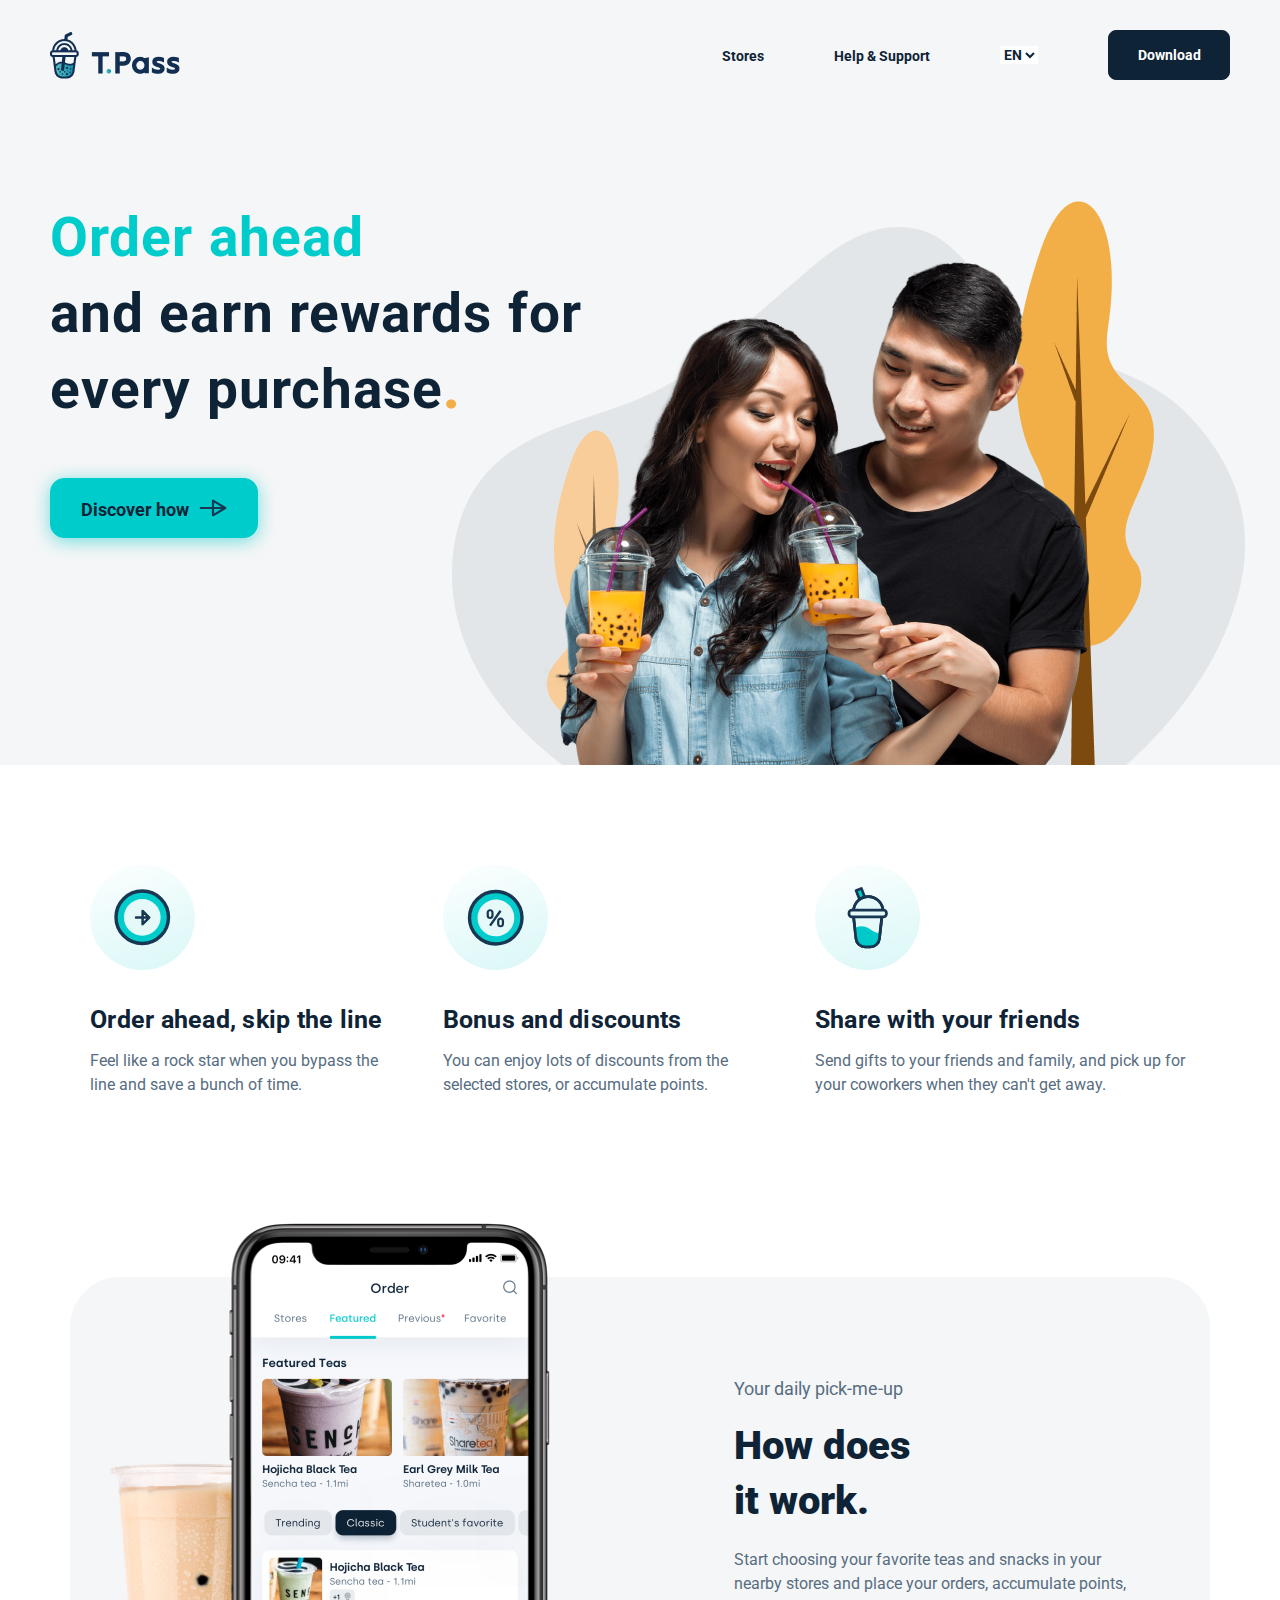
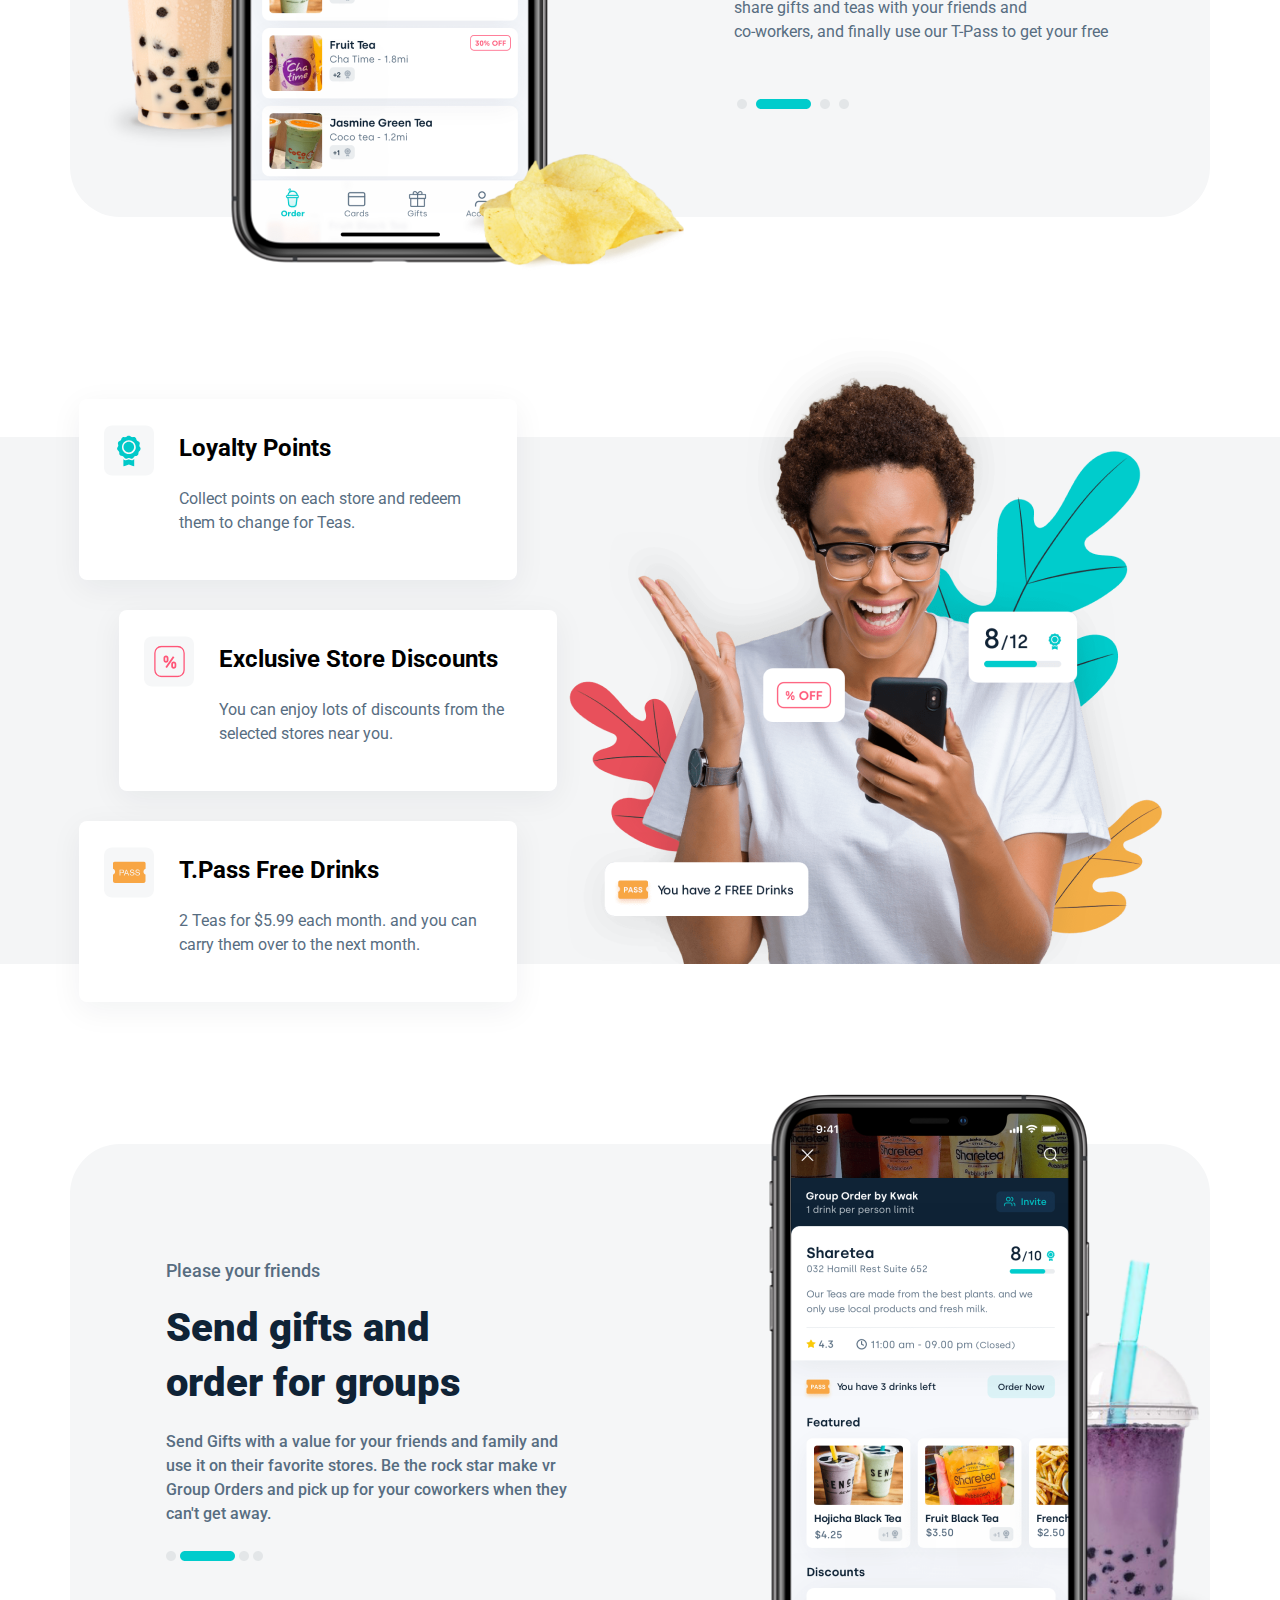
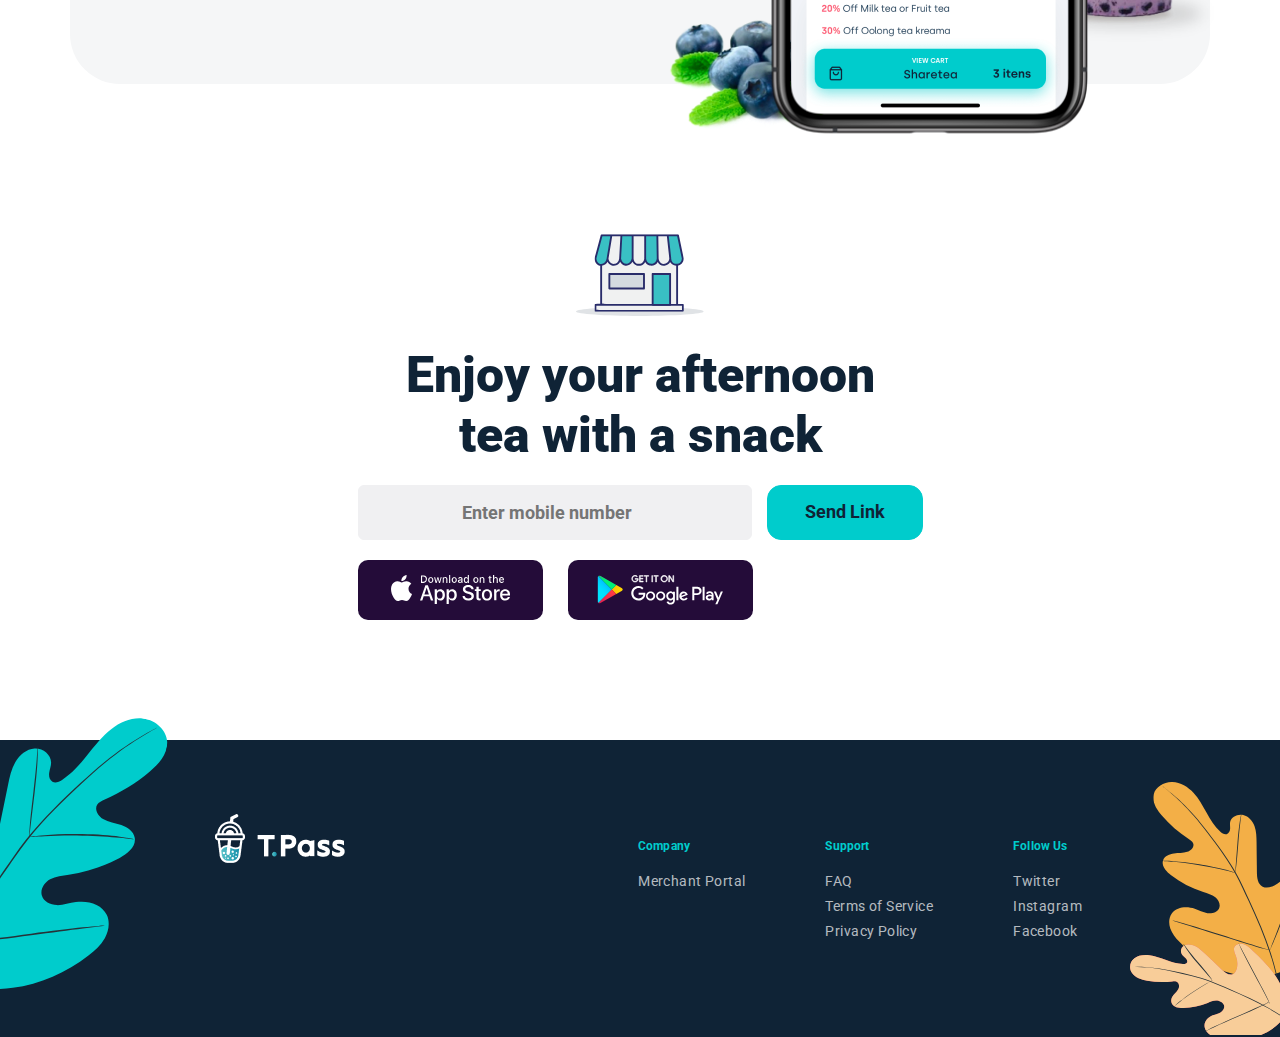
<file: index.html>
<!DOCTYPE html>
<html lang="en">
<head>
    <meta charset="UTF-8">
    <meta name="viewport" content="width=device-width, initial-scale=1.0">
    <title>TPass</title>
    <link rel="stylesheet" href="style.css">
</head>
<body>
    <header class="header">
        <div class="container">
            <img src="img/logo.png" alt="Logotip" class="header__logo">
            <nav class="header__nav">
                <div class="header__burger">
                    <span></span>
                    <span></span>
                    <span></span>
                </div>
                <ul class="header__list">
                    <li><a class="header__link" href="#!">Stores</a></li>
                    <li><a class="header__link" href="#!">Help & Support</a></li>
                    <select name="header__lang" id="header__lang" class="header__lang">
                        <option value="./index.html" selected>EN</option>
                        <option value="./index-ru.html">RU</option>
                    </select>
                    <a href="#promo__links" class="header__btn">Download</a>
                </ul>
            </nav>
        </div>
        <div class="header__main">
            <div class="header__content">
                <h1 class="header__title">
                    <span class="header__highlight">Order ahead</span> <br>
                    and earn rewards for<br>
                    every purchase<span class="header__dot">.</span>
                </h1>
                <a href="#!" class="header__btn2">Discover how <img src="img/svgimg/arrow.svg" alt="Arrow"></a>
            </div>
        </div>        
    </header>

    <main class="main">
        <section class="welcome">
            <div class="container">
                <div class="welcome__cards">
                    <ul class="welcome__item-list">
                        <li class="welcome__card">
                            <img src="img/svgimg/order.svg" alt="img" class="welcome__img">
                            <h2 class="welcome__title">Order ahead, skip the line</h2>
                            <p class="welcome__desc">Feel like a rock star when you bypass the line and save a bunch of time.</p>
                        </li>
                        <li class="welcome__card">
                            <img src="img/svgimg/bonus.svg" alt="img" class="welcome__img">
                            <h2 class="welcome__title">Bonus and discounts</h2>
                            <p class="welcome__desc">You can enjoy lots of discounts from the selected stores, or accumulate points.</p>
                        </li>
                        <li class="welcome__card">
                            <img src="img/svgimg/share.svg" alt="img" class="welcome__img">
                            <h2 class="welcome__title">Share with your friends</h2>
                            <p class="welcome__desc">Send gifts to your friends and family, and pick up for your coworkers when they can't get away.</p>
                        </li>
                    </ul>
                </div>
            </div>
        </section>

        <section class="how-it-works">
            <div class="container">
                <div class="how-it-works__card">
                    <img src="img/menu.png" alt="Menu" class="how-it-works__img">
                    <div class="how-it-works__text-wrapper">
                    <h4 class="how-it-works__subtitle">Your daily pick-me-up</h4>
                    <h2 class="how-it-works__title">How does <br> it work.</h2>
                    <p class="how-it-works__desc">Start choosing your favorite teas and snacks in your <br>
                    nearby stores and place your orders, accumulate points, <br>
                    share gifts and teas with your friends and <br>
                    co-workers, and finally use our T-Pass to get your free</p>
                    <div class="how-it-works__svgs">
                    <img src="img/svgimg/slider.svg" alt="svg" class="how-it-works__svg">
                    <img src="img/svgimg/slider2.svg" alt="svg" class="how-it-works__svg">
                    <img src="img/svgimg/slider.svg" alt="svg" class="how-it-works__svg">
                    <img src="img/svgimg/slider.svg" alt="svg" class="how-it-works__svg">
                    </div>
                    </div>
                </div>
            </div>
        </section>
        <section class="loyalty-program">
            <div class="container">
                <div class="loyalty-program__cards">
                    <ul class="loyalty-program__item-list">
                        <li class="loyalty-program__card">
                            <div class="loyalty-program__wrapper">
                            <img src="img/svgimg/points.svg" alt="svg" class="loyalty-program__svg">
                            <h2 class="loyalty-program__title">Loyalty Points</h2>
                            </div>
                            <p class="loyalty-program__desc">Collect points on each store and redeem <br> them to change for Teas.</p>
                        </li>
                        <li class="loyalty-program__card">
                            <div class="loyalty-program__wrapper">
                            <img src="img/svgimg/exclusive.svg" alt="svg" class="loyalty-program__svg">
                            <h2 class="loyalty-program__title">Exclusive Store Discounts</h2>
                            </div>
                            <p class="loyalty-program__desc">You can enjoy lots of discounts from the <br> selected stores near you.</p>
                        </li>
                        <li class="loyalty-program__card">
                            <div class="loyalty-program__wrapper">
                            <img src="img/svgimg/t.pass.svg" alt="svg" class="loyalty-program__svg">
                            <h2 class="loyalty-program__title">T.Pass Free Drinks</h2>
                            </div>
                            <p class="loyalty-program__desc">2 Teas for $5.99 each month. and you can <br> carry them over to the next month.</p>
                        </li>
                    </ul>
                    <img src="img/welcome2.png" alt="" class="loyalty-program__img">
                </div>
            </div>
        </section>

        <section class="gifts-and-orders">
            <div class="container">
                <div class="gifts-and-orders__card">
                    <div class="gifts-and-orders__text-wrapper">
                        <h3 class="gifts-and-orders__subtitle">Please your friends</h3>
                        <h2 class="gifts-and-orders__title">Send gifts and <br> order for groups</h2>
                        <p class="gifts-and-orders__desc">Send Gifts with a value for your friends and family and <br>
                            use it on their favorite stores. Be the rock star make vr <br>
                            Group Orders and pick up for your coworkers when they <br>
                            can't get away.</p>
                            <div class="gifts-and-orders__svgs">
                            <img src="img/svgimg/slider.svg" alt="" class="gifts-and-orders__svg">
                            <img src="img/svgimg/slider2.svg" alt="" class="gifts-and-orders__svg">
                            <img src="img/svgimg/slider.svg" alt="" class="gifts-and-orders__svg">
                            <img src="img/svgimg/slider.svg" alt="" class="gifts-and-orders__svg">
                            </div>
                        </div>
                        <img src="img/menu2.png" alt="" class="gifts-and-orders__img">
                </div>
            </div>
        </section>

        <section class="promo" id="promo__links">
            <div class="container">
                <div class="promo__content">
                <img src="img/svgimg/promo.svg" alt="promo" class="promo__svg">
                <h2 class="promo__title">Enjoy your afternoon <br> tea with a snack</h2>
                <div class="promo__form">
                <input class="promo__input" type="number" id="textInput" placeholder="Enter mobile number">
                <a href="#!" class="promo_btn" id="promoLink">Send Link</a>
                </div>
                <div class="promo__links">
                    <a href="https://apps.apple.com/us/app/tpass-for-merchant/id1509858984" class="promo__app_store-link"> <img src="img/svgimg/app store.svg" alt="app_store" class="app_store-svg"></a>
                    <a href="https://play.google.com/store/apps/details?id=com.sherpashare.tpass&hl=en_US" class="promo__google_play-link"> <img src="img/svgimg/google play.svg" alt="google_play" class="google_play-svg"></a>
                </div>
            </div>
        </div>
    </section>
</main>

<footer class="footer">
    <div class="container">
    <img src="img/svgimg/petal.svg" alt="decor" class="footer__decor">
    <img src="img/footer__logo.png" alt="logo" class="footer__logo">
    <nav class="footer__nav">
        <ul class="footer__list">
            <li class="footer__list-title footer__menu">
                <a href="#!" class="footer__title">Company</a>
                <ul class="footer__inner-list">
                    <li class="footer_item-list"><a href="#!">Merchant Portal</a></li>
                </ul>
            </li>
            <li class="footer__list-title footer__menu">
                <a href="#!" class="footer__title">Support</a>
                <ul class="footer__inner-list">
                    <li class="footer_item-list"><a href="#!">FAQ</a></li>
                    <li class="footer_item-list"><a href="#!">Terms of Service</a></li>
                    <li class="footer_item-list"><a href="#!">Privacy Policy</a></li>
                </ul>
            </li>
            <li class="footer__list-title footer__menu">
                <a href="#!" class="footer__title">Follow Us</a>
                <ul class="footer__inner-list">
                    <li class="footer_item-list"><a href="#!">Twitter</a></li>
                    <li class="footer_item-list"><a href="#!">Instagram</a></li>
                    <li class="footer_item-list"><a href="#!">Facebook</a></li>
                </ul>
            </li>
        </ul>
    </nav>
    <img src="img/svgimg/petal2.svg" alt="" class="footer__decor2">
</div>
</footer>

    <script src="https://code.jquery.com/jquery-3.6.3.js"></script>
    <script src="js/script.js"></script>
</body>
</html>
<!--
Company
Support
Follow Us
Merchant Portal
FAQ
Twitter
Terms of Service
Instagram
Privacy Policy
Facebook
-->
</file>
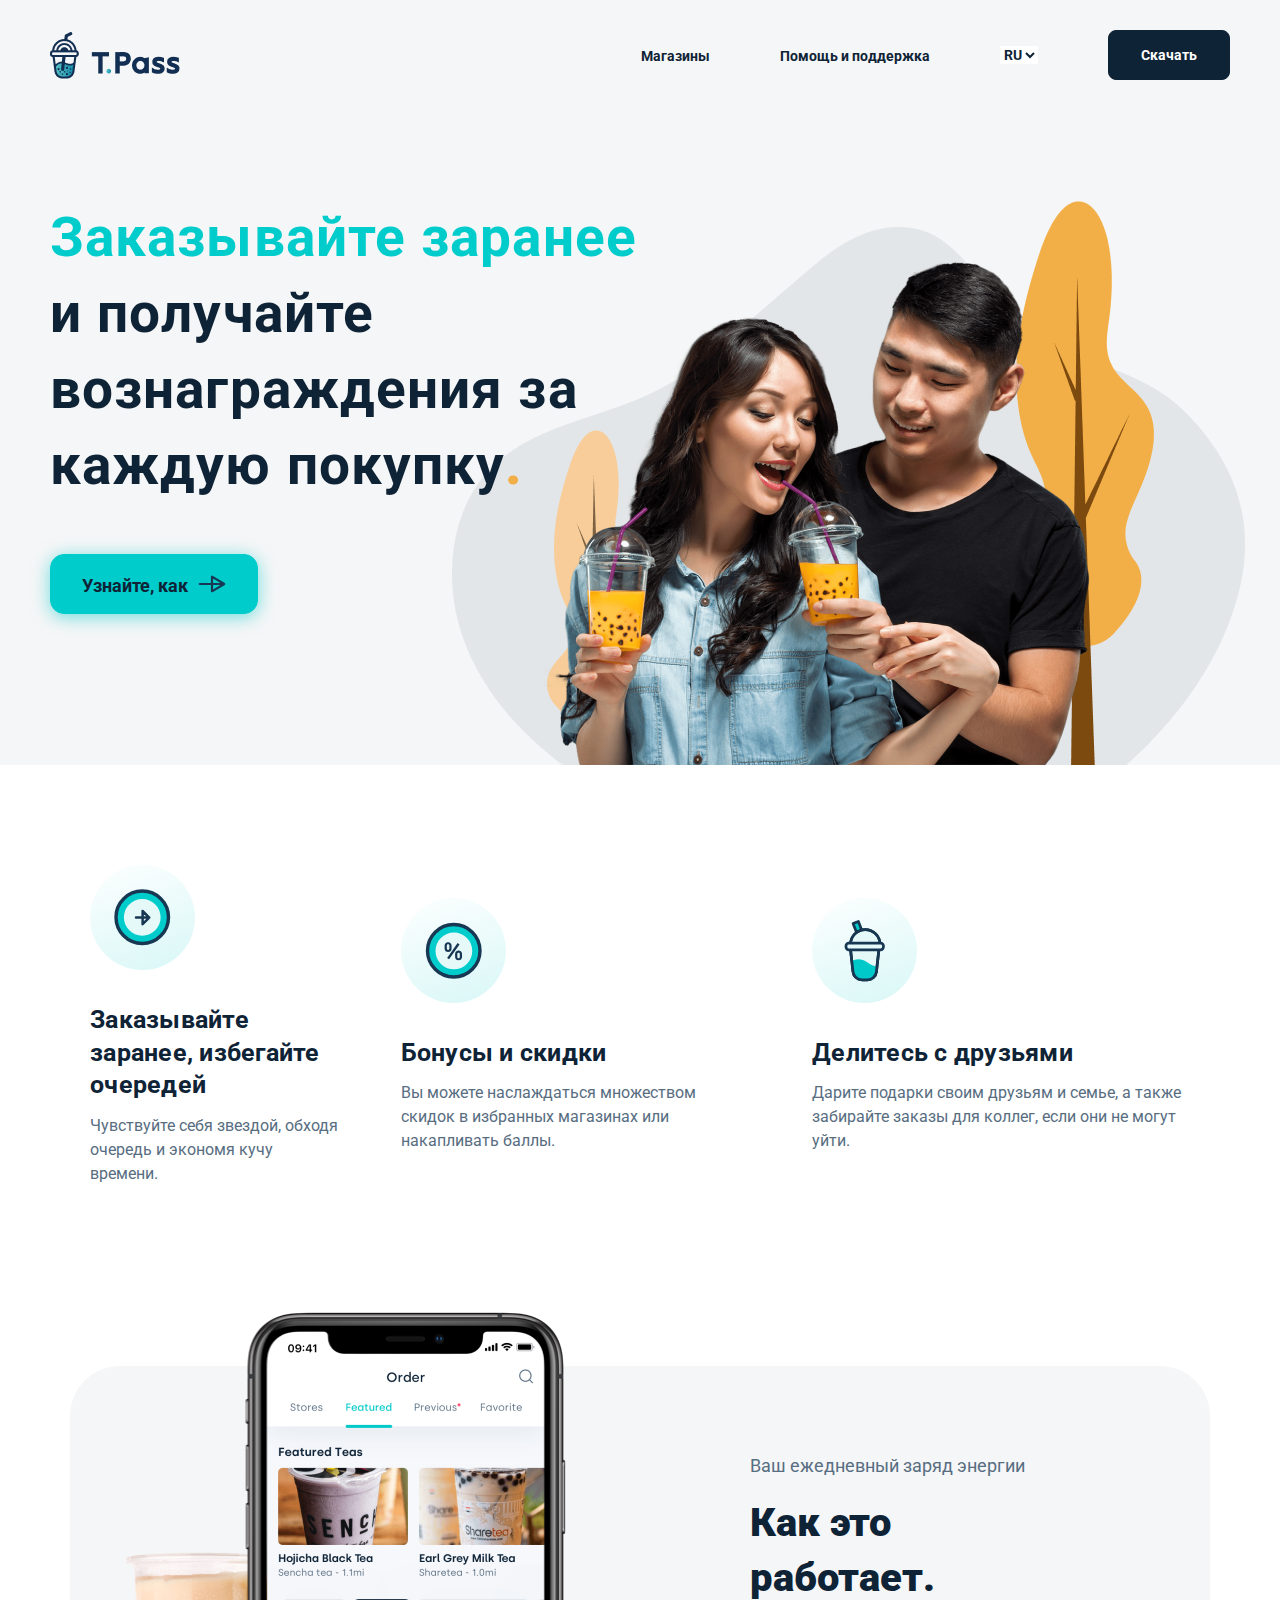
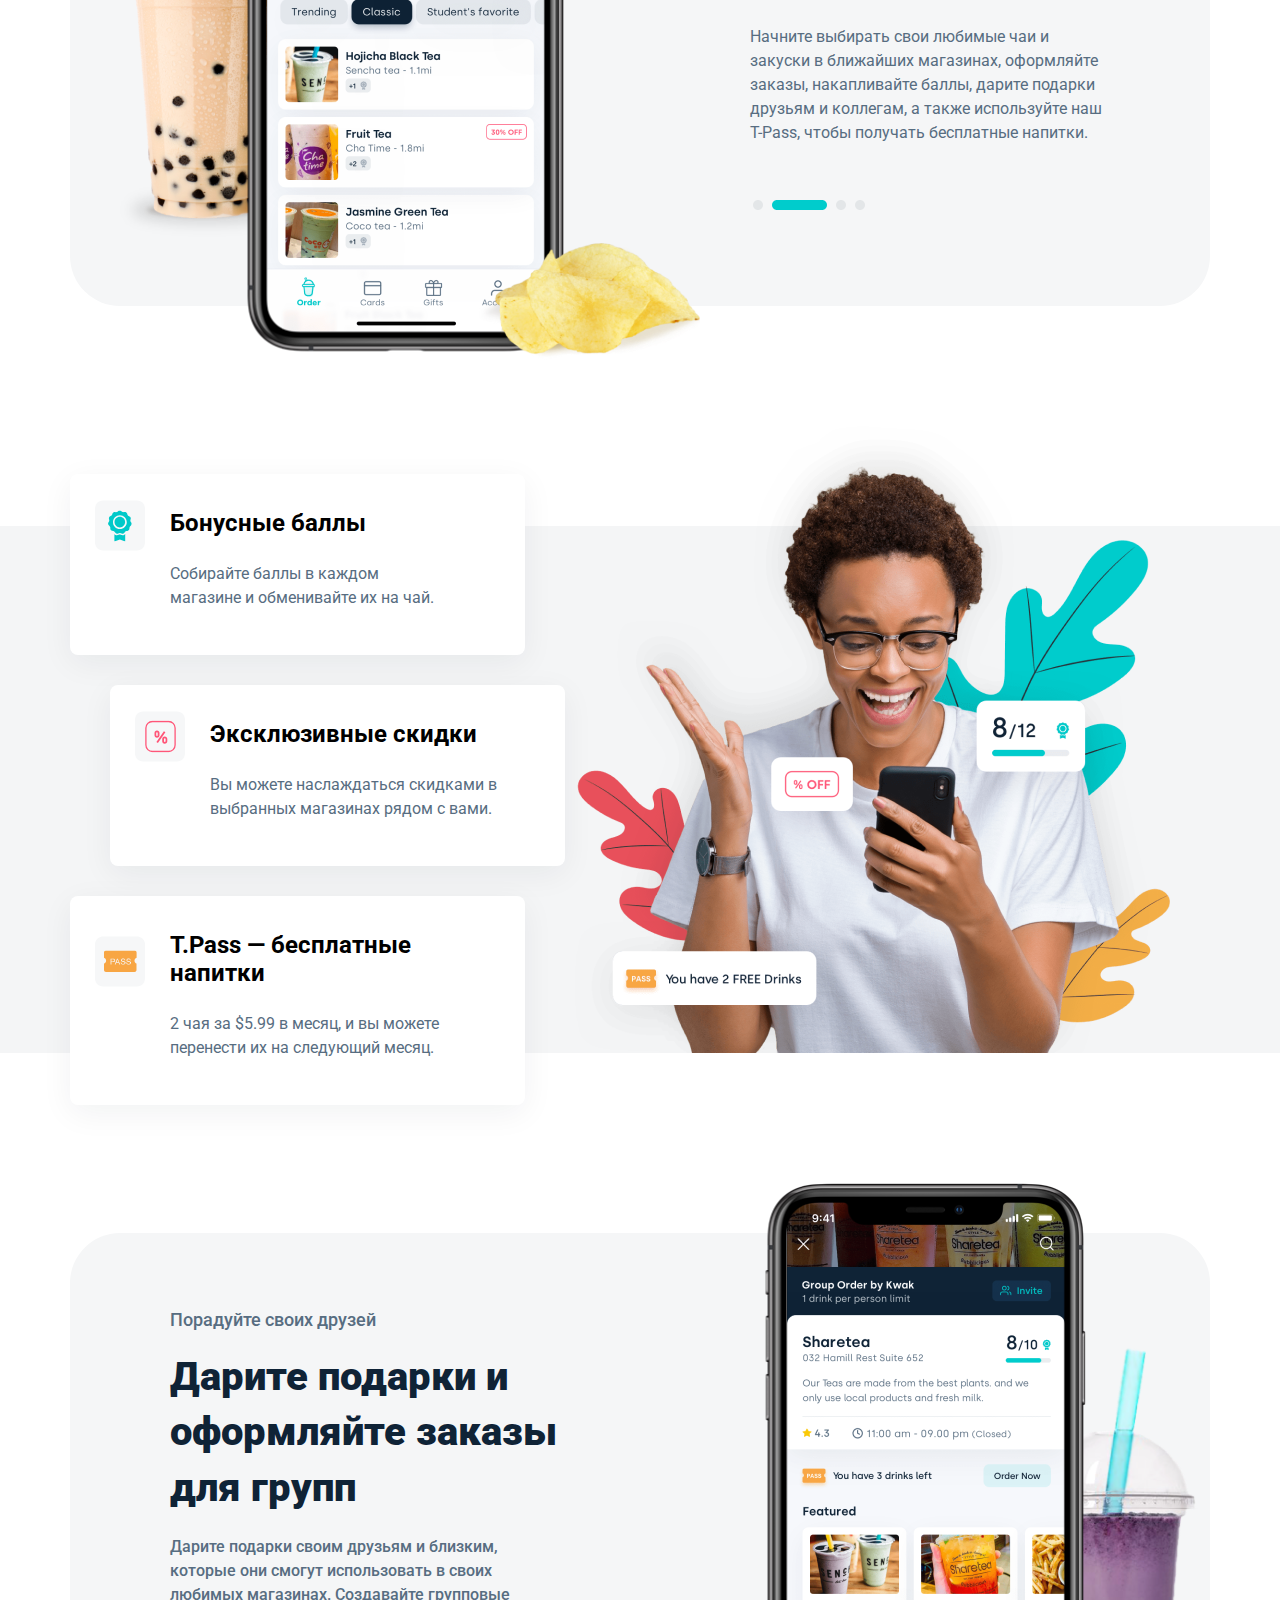
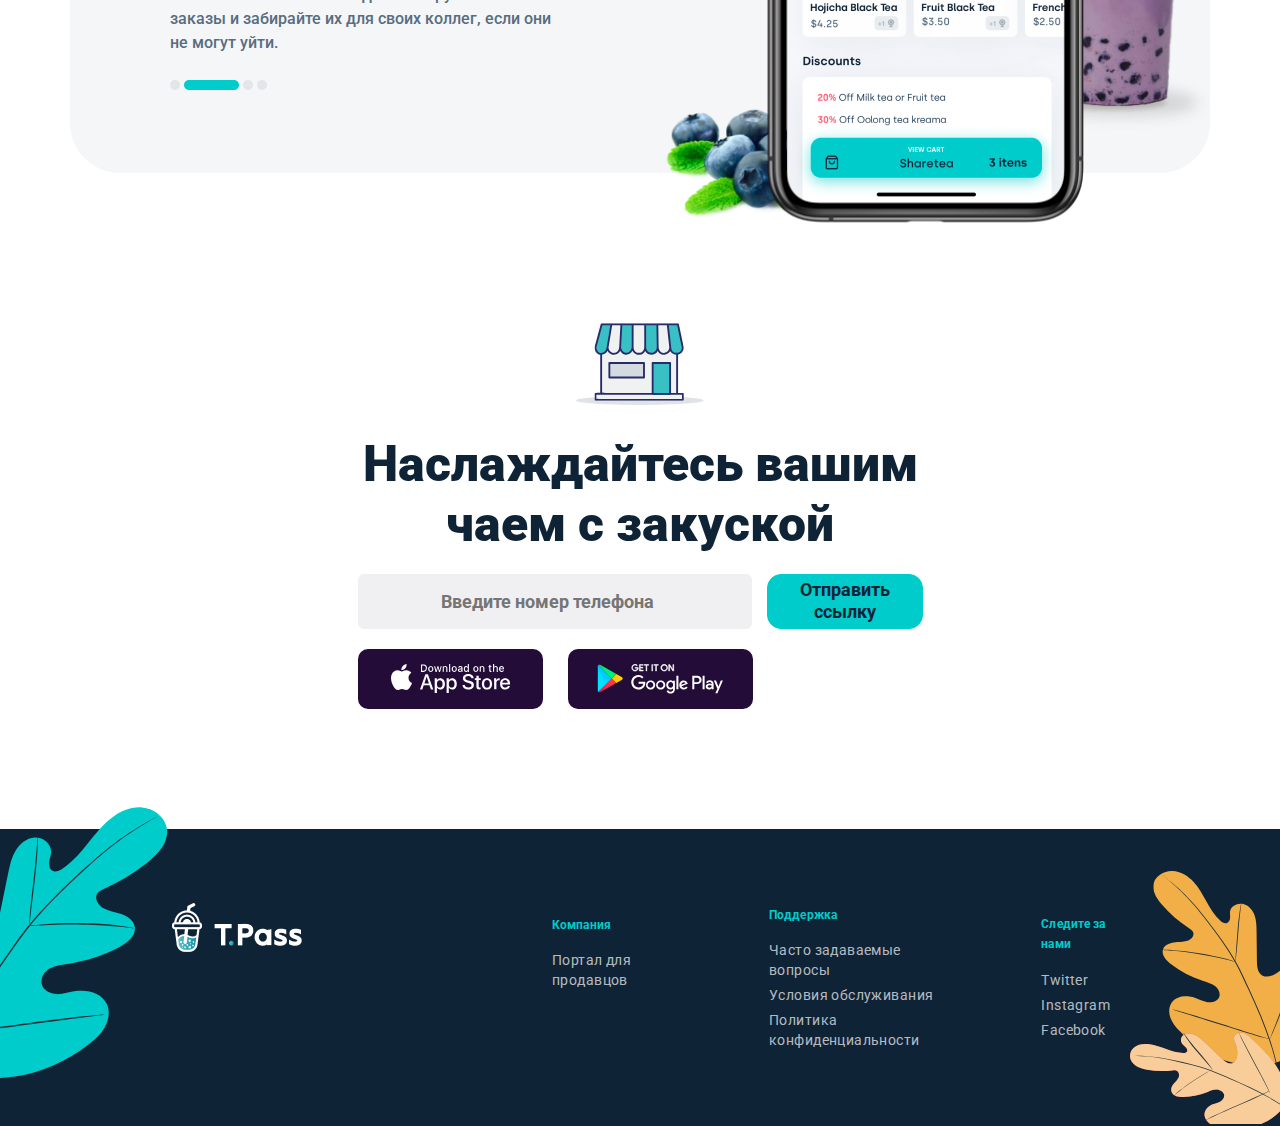
<file: index-ru.html>
<!DOCTYPE html>
<html lang="ru">
<head>
    <meta charset="UTF-8">
    <meta name="viewport" content="width=device-width, initial-scale=1.0">
    <title>TPass</title>
    <link rel="stylesheet" href="style-ru.css">
</head>
<body>
    <header class="header">
        <div class="container">
            <img src="img/logo.png" alt="Logotip" class="header__logo">
            <nav class="header__nav">
                <div class="header__burger">
                    <span></span>
                    <span></span>
                    <span></span>
                </div>
                <ul class="header__list">
                    <li><a class="header__link" href="#!">Магазины</a></li>
                    <li><a class="header__link" href="#!">Помощь и поддержка</a></li>
                    <select name="header__lang" id="header__lang" class="header__lang">
                        <option value="./index-ru.html" selected>RU</option>
                        <option value="./index.html">EN</option>
                    </select>
                    <a href="#promo__links" class="header__btn">Скачать</a>
                </ul>
            </nav>
        </div>
        <div class="header__main">
            <div class="header__content">
                <h1 class="header__title">
                    <span class="header__highlight">Заказывайте заранее</span> <br>
                    и получайте <br> вознаграждения за<br>
                    каждую покупку<span class="header__dot">.</span>
                </h1>
                <a href="#!" class="header__btn2">Узнайте, как<img src="img/svgimg/arrow.svg" alt="Arrow"></a>
            </div>
        </div>        
    </header>

    <main class="main">
        <section class="welcome">
            <div class="container">
                <div class="welcome__cards">
                    <ul class="welcome__item-list">
                        <li class="welcome__card">
                            <img src="img/svgimg/order.svg" alt="img" class="welcome__img">
                            <h2 class="welcome__title">Заказывайте заранее, избегайте очередей</h2>
                            <p class="welcome__desc">Чувствуйте себя звездой, обходя очередь и экономя кучу времени.</p>
                        </li>
                        <li class="welcome__card">
                            <img src="img/svgimg/bonus.svg" alt="img" class="welcome__img">
                            <h2 class="welcome__title">Бонусы и скидки</h2>
                            <p class="welcome__desc">Вы можете наслаждаться множеством скидок в избранных магазинах или накапливать баллы.</p>
                        </li>
                        <li class="welcome__card">
                            <img src="img/svgimg/share.svg" alt="img" class="welcome__img">
                            <h2 class="welcome__title">Делитесь с друзьями</h2>
                            <p class="welcome__desc">Дарите подарки своим друзьям и семье, а также забирайте заказы для коллег, если они не могут уйти.</p>
                        </li>
                    </ul>
                </div>
            </div>
        </section>
    
        <section class="how-it-works">
            <div class="container">
                <div class="how-it-works__card">
                    <img src="img/menu.png" alt="Меню" class="how-it-works__img">
                    <div class="how-it-works__text-wrapper">
                        <h4 class="how-it-works__subtitle">Ваш ежедневный заряд энергии</h4>
                        <h2 class="how-it-works__title">Как это <br> работает.</h2>
                        <p class="how-it-works__desc">Начните выбирать свои любимые чаи и закуски в ближайших магазинах, оформляйте заказы, накапливайте баллы, дарите подарки друзьям и коллегам, а также используйте наш T-Pass, чтобы получать бесплатные напитки.</p>
                        <div class="how-it-works__svgs">
                            <img src="img/svgimg/slider.svg" alt="svg" class="how-it-works__svg">
                            <img src="img/svgimg/slider2.svg" alt="svg" class="how-it-works__svg">
                            <img src="img/svgimg/slider.svg" alt="svg" class="how-it-works__svg">
                            <img src="img/svgimg/slider.svg" alt="svg" class="how-it-works__svg">
                        </div>
                    </div>
                </div>
            </div>
        </section>
    
        <section class="loyalty-program">
            <div class="container">
                <div class="loyalty-program__cards">
                    <ul class="loyalty-program__item-list">
                        <li class="loyalty-program__card">
                            <div class="loyalty-program__wrapper">
                                <img src="img/svgimg/points.svg" alt="svg" class="loyalty-program__svg">
                                <h2 class="loyalty-program__title">Бонусные баллы</h2>
                            </div>
                            <p class="loyalty-program__desc">Собирайте баллы в каждом магазине и обменивайте их на чай.</p>
                        </li>
                        <li class="loyalty-program__card">
                            <div class="loyalty-program__wrapper">
                                <img src="img/svgimg/exclusive.svg" alt="svg" class="loyalty-program__svg">
                                <h2 class="loyalty-program__title">Эксклюзивные скидки</h2>
                            </div>
                            <p class="loyalty-program__desc">Вы можете наслаждаться скидками в выбранных магазинах рядом с вами.</p>
                        </li>
                        <li class="loyalty-program__card">
                            <div class="loyalty-program__wrapper">
                                <img src="img/svgimg/t.pass.svg" alt="svg" class="loyalty-program__svg">
                                <h2 class="loyalty-program__title">T.Pass — бесплатные напитки</h2>
                            </div>
                            <p class="loyalty-program__desc">2 чая за $5.99 в месяц, и вы можете перенести их на следующий месяц.</p>
                        </li>
                    </ul>
                    <img src="img/welcome2.png" alt="" class="loyalty-program__img">
                </div>
            </div>
        </section>
    
        <section class="gifts-and-orders">
            <div class="container">
                <div class="gifts-and-orders__card">
                    <div class="gifts-and-orders__text-wrapper">
                        <h3 class="gifts-and-orders__subtitle">Порадуйте своих друзей</h3>
                        <h2 class="gifts-and-orders__title">Дарите подарки и <br> оформляйте заказы для групп</h2>
                        <p class="gifts-and-orders__desc">Дарите подарки своим друзьям и близким, которые они смогут использовать в своих любимых магазинах. Создавайте групповые заказы и забирайте их для своих коллег, если они не могут уйти.</p>
                        <div class="gifts-and-orders__svgs">
                            <img src="img/svgimg/slider.svg" alt="" class="gifts-and-orders__svg">
                            <img src="img/svgimg/slider2.svg" alt="" class="gifts-and-orders__svg">
                            <img src="img/svgimg/slider.svg" alt="" class="gifts-and-orders__svg">
                            <img src="img/svgimg/slider.svg" alt="" class="gifts-and-orders__svg">
                        </div>
                    </div>
                    <img src="img/menu2.png" alt="" class="gifts-and-orders__img">
                </div>
            </div>
        </section>
    
        <section class="promo" id="promo__links">
            <div class="container">
                <div class="promo__content">
                    <img src="img/svgimg/promo.svg" alt="promo" class="promo__svg">
                    <h2 class="promo__title">Наслаждайтесь вашим <br> чаем с закуской</h2>
                    <div class="promo__form">
                        <input class="promo__input" type="number" id="textInput" placeholder="Введите номер телефона">
                        <a href="#!" class="promo_btn" id="promoLink">Отправить ссылку</a>
                    </div>
                    <div class="promo__links">
                        <a href="https://apps.apple.com/us/app/tpass-for-merchant/id1509858984" class="promo__app_store-link"> <img src="img/svgimg/app store.svg" alt="app_store" class="app_store-svg"></a>
                        <a href="https://play.google.com/store/apps/details?id=com.sherpashare.tpass&hl=en_US" class="promo__google_play-link"> <img src="img/svgimg/google play.svg" alt="google_play" class="google_play-svg"></a>
                    </div>
                </div>
            </div>
        </section>
    </main>
    
    <footer class="footer">
        <div class="container">
            <img src="img/svgimg/petal.svg" alt="декор" class="footer__decor">
            <img src="img/footer__logo.png" alt="логотип" class="footer__logo">
            <nav class="footer__nav">
                <ul class="footer__list">
                    <li class="footer__list-title footer__menu">
                        <a href="#!" class="footer__title">Компания</a>
                        <ul class="footer__inner-list">
                            <li class="footer_item-list"><a href="#!">Портал для продавцов</a></li>
                        </ul>
                    </li>
                    <li class="footer__list-title footer__menu">
                        <a href="#!" class="footer__title">Поддержка</a>
                        <ul class="footer__inner-list">
                            <li class="footer_item-list"><a href="#!">Часто задаваемые вопросы</a></li>
                            <li class="footer_item-list"><a href="#!">Условия обслуживания</a></li>
                            <li class="footer_item-list"><a href="#!">Политика конфиденциальности</a></li>
                        </ul>
                    </li>
                    <li class="footer__list-title footer__menu">
                        <a href="#!" class="footer__title">Следите за нами</a>
                        <ul class="footer__inner-list">
                            <li class="footer_item-list"><a href="#!">Twitter</a></li>
                            <li class="footer_item-list"><a href="#!">Instagram</a></li>
                            <li class="footer_item-list"><a href="#!">Facebook</a></li>
                        </ul>
                    </li>
                </ul>
            </nav>
            <img src="img/svgimg/petal2.svg" alt="" class="footer__decor2">
        </div>
    </footer>

    <script src="https://code.jquery.com/jquery-3.6.3.js"></script>
    <script src="js/script-ru.js"></script>
</body>
</html>
</file>
<file: style.css>
@import url('https://fonts.googleapis.com/css2?family=Roboto:wght@400;500;700;900&display=swap');

* {
    list-style: none;
    text-decoration: none;
    box-sizing: border-box;
    padding: 0;
    margin: 0;
    font-family: 'Roboto', sans-serif;
}

img {
    max-width: 100%;
}

html {
    scroll-behavior: smooth; 
}

.container {
    margin: 0 auto;
}
/* Шапка */
.header {
    background: #f5f6f7;
}

.header .container {
    display: flex;
    justify-content: space-between;
    align-items: center;
    margin-bottom: 120px;
    max-width: 1210px;
    padding: 30px 15px 0;
}

.header__list {
    display: flex;
    align-items: center;
    gap: 70px;
}

.header__link {
    font-weight: 700;
    font-size: 14px;
    line-height: 120%;
    color: #0f2336;
    position: relative;
}

.header__lang {
    font-weight: 700;
    font-size: 14px;
    line-height: 120%;
    color: #0f2336;
    outline: none;
    border: none;
    background: white;
}

.header__btn {
    display: flex;
    justify-content: center;
    align-items: center;
    font-weight: 700;
    font-size: 14px;
    line-height: 120%;
    color: #fff;
    border: 1px solid #0f2336;
    border-radius: 8px;
    width: 122px;
    height: 50px;
    background: #0f2336;
    transition: all 0.3s;
}

.header__btn:hover {
    background-color: transparent;
    border: 1px solid #0f2336;
    color: #0f2336;
}

.header__link::after {
    content: "";
    position: absolute;
    top: 100%;
    left: 0;
    width: 100%;
    height: 5px;
    background: #0f2336;
    transform: scaleX(0);
    transform-origin: right;
    transition: transform 0.7s;
}

.header__link:hover::after {
    transform: scaleX(1);
    transform-origin: left;
}
@media (max-width: 992px) {

.header__list {
    display: none;
    }
.header__nav {
    display: flex;
    justify-items: end;
    }

.header__burger {
    width: 50px;
    display: flex;
    flex-direction: column;
    justify-content: center;
    align-items: center;
    height: 50px;
    cursor: pointer;
    background: white;
    border-radius: 10px;
    transition: background 0.3s ease;
    position: relative;
    z-index: 2;
    gap: 8px; 
}

.header__burger span {
    width: 30px;
    height: 3px;
    background-color: black;
    border-radius: 3px; 
    transition: transform 0.3s, opacity 0.3s;
}

.header__burger span:nth-child(2) {
    width: 40px; 
}

.header__burger.active span:nth-child(1) {
    transform: translateY(12px) rotate(45deg);
}

.header__burger.active span:nth-child(2) {
    opacity: 0;
}

.header__burger.active span:nth-child(3) {
    transform: translateY(-12px) rotate(-45deg);
}

.header__list {
    display: none;
    flex-direction: column;
    position: absolute;
    top: 60px;
    right: 15px;
    background: white;
    width: 200px;
    padding: 20px;
    box-shadow: 0 4px 10px rgba(0, 0, 0, 0.1);
    border-radius: 10px;
    gap: 30px;
    z-index: 1;
}

.header__list.active {
    display: flex;
}

.header__burger:hover {
    background: #0cc;
}

}

/* Основная шапка */
.header__main {
    max-width: 1210px;
    margin: 0 auto; 
    background: url(img/welcome.png) no-repeat right ;
    height: 565px;
    padding-left: 15px;
    padding-right: 15px;
}

.header__title {
    font-weight: 700;
    font-size: 55px;
    line-height: 138%;
    letter-spacing: 0.02em;
    color: #0f2336;
    margin-bottom: 50px;
    white-space: nowrap;
}

.header__highlight {
    font-weight: 700;
    font-size: 55px;
    line-height: 138%;
    letter-spacing: 0.02em;
    color: #0cc;
}

.header__dot {
    font-weight: 900;
    font-size: 55px;
    line-height: 138%;
    letter-spacing: 0.02em;
    color: #f3af47;
}

.header__btn2 {
    display: flex;
    justify-content: center;
    gap: 10px;
    border: 1px solid #0cc;
    border-radius: 14px;
    width: 208px;
    height: 60px;
    box-shadow: 0 3px 18px 0 rgba(0, 201, 201, 0.55);
    background: #0cc;
    font-weight: 700;
    font-size: 18px;
    line-height: 120%;
    color: #0f2336;
    padding: 20px 20px;
    transition: all 0.3s;
}

.header__btn2:hover {
    transform: scale(1.05);
    background-color: #f5f6f7;
    border: 1px solid #0cc;
}

.header__btn2:active {
    vertical-align: middle;
    background: dodgerblue;
    box-shadow: 0 3px 18px 0 dodgerblue;
}

.header__imgs {
    position: relative;
}


.header__img {
    max-width: 100%;
    position: relative;
    right: 100px;
    top: 5px;
}

@media(max-width: 992px) {
.header__title {
    font-size: 45px;
    }

.header__highlight {
    font-size: 45px;
    }

.header__dot {
    font-size: 45px;
    }
}

@media (max-width: 900px) {
.header__main {
    height: 700px;
    background-position: bottom;
}
}

@media (max-width: 800px) {
.header__main {
    background-size: 650px;
}
}

@media (max-width: 600px) {
.header__main {
    background-size: 500px;
}
}

@media (max-width: 510px) {
.header__main {
    background: none;
    height: 450px;
}
}

@media (max-width: 460px) {
.header__title {
    font-size: 35px;
    }

.header__highlight {
    font-size: 35px;
    }

.header__dot {
    font-size: 35px;
}

.header__main {
    height: 400px;
}
}

@media (max-width: 360px) {
.header__title {
    font-size: 30px;
}

.header__highlight {
    font-size: 30px;
}

.header__dot {
    font-size: 30px;
}

.header__main {
    height: 350px;
}

.header__btn2 {
    font-size: 16px;
}
}

/* Welcome */

.welcome {
    margin-top: 100px;
}

.welcome .container {
    max-width: 1130px;
    padding: 0 15px;
}

.welcome__item-list {
    display: flex;
    justify-content: space-between;
    align-items: center;
    gap: 60px;
}

.welcome__img {
    margin-bottom: 30px;
}

.welcome__title {
    font-weight: 700;
    font-size: 25px;
    line-height: 130%;
    letter-spacing: 0.01em;
    color: #0f2336;
    margin-bottom: 12px;
    white-space: nowrap;
}

@media(max-width: 1050px) {
.welcome__title {
    white-space: wrap;
}
}

@media(max-width: 992px) {
.welcome__item-list {
    flex-direction: column;
    text-align: center;
}
}

.welcome__desc {
    font-weight: 400;
    font-size: 16px;
    line-height: 150%;
    color: #576d81;
}

.how-it-works {
    margin-top: 180px;
    padding: 0 15px;
    margin-bottom: 220px;
}

.how-it-works .container {
    max-width: 1140px;
    max-height: 540px;
    border-radius: 50px;
    background: #f5f6f7;
    display: flex;
    align-items: center;
    justify-content: center;
}

.how-it-works__card {
    display: flex;
    justify-content: space-between; 
    align-items: center; 
    position: relative; 
}

.how-it-works__img {
    max-width: 100%;
    height: auto; 
    position: relative;
    z-index: 1;
    right: 50px;
}

.how-it-works__text-wrapper {
    
}

.how-it-works__subtitle {
    font-weight: 400;
    font-size: 18px;
    line-height: 100%;
    color: #576d81;
    margin-bottom: 20px;
}

.how-it-works__title {
    font-weight: 900;
    font-size: 40px;
    line-height: 138%;
    color: #0f2336;
    margin-bottom: 20px;
}

.how-it-works__desc {
    font-weight: 400;
    font-size: 16px;
    line-height: 150%;
    color: #576d81;
    margin-bottom: 50px;
}

.how-it-works__svg {
    display: inline block;
    margin: 0 2.5px;
}
@media (max-width: 1150px) {
.how-it-works__img {
    right: 0;
}
}

@media (max-width: 992px) {
.how-it-works__img {
    display: none;
}

.how-it-works .container {
    padding-top: 50px;
    padding-bottom: 50px;
    max-width: 600px;
}
}

@media (max-width: 630px) {
.how-it-works .container {
    padding-right: 30px;
    padding-left: 30px;
}

.how-it-works__desc {
    text-wrap: balance;
}
}

@media (max-width: 490px) {
.how-it-works__desc {
    font-size: 14px;
}

.how-it-works__title {
    font-size: 30px;
}

.how-it-works__subtitle {
    font-size: 16px;
}

}

.loyalty-program {
    background: #f4f5f6;
}

.loyalty-program .container {
    display: flex;
    justify-content: center;
    align-items: center;
    max-width: 1210px;
    max-height: 527px;
    padding: 0 15px;
}

.loyalty-program__cards {
    display: flex;
    align-items: center;
}

.loyalty-program__item-list {
    display: flex;
    flex-direction: column;
    gap: 30px;
}

.loyalty-program__card {
    max-width: 455px;
    border-radius: 8px;
    box-shadow: 0 8px 32px 0 rgba(15, 35, 54, 0.06);
    background: #fff;
    padding: 35px 40px 45px 25px;
    transition: all 0.3s;
}

.loyalty-program__card:nth-child(1) {
    margin-left: -40px;
    margin-right: 40px;
}

.loyalty-program__card:nth-child(3) {
    margin-left: -40px;
    margin-right: 40px;
}

.loyalty-program__card:hover {
    transform: scale(1.1);
}

.loyalty-program__wrapper {
    display: flex;
}

.loyalty-program__svg {
    display: flex;
    max-width: 100%;
    margin-right: 25px;
    position: relative;
    bottom: 10px;
}

.loyalty-program__title {
    margin-bottom: 25px;
}

.loyalty-program__desc {
    font-weight: 400;
    font-size: 16px;
    line-height: 150%;
    color: #576d81;
    margin-left: 75px;
    text-wrap: balance;
}

.loyalty-program__img {
    max-width: 100%;
    position: relative;
    bottom: 50px;
    margin-left: 10px;
}

    .loyalty-program__cards {

    }

    @media (max-width: 1100px) {
.loyalty-program__img {
    display: none;
    }
.loyalty-program .container {
    max-height: none;
    height: 1000px;
    justify-content: flex-start;
    align-items: center;
    flex-direction: column;
    background: url(img/welcome2.png);
    background-repeat: no-repeat;
    background-position: bottom;
    background-size: 380px;
    }
}

    
@media (max-width: 992px) {
.loyalty-program .container {
    padding-top: 15px;
    }
}

@media (max-width: 520px) {
.loyalty-program__card:nth-child(1), 
.loyalty-program__card:nth-child(3) {
    margin: 0;
    }
}

@media (max-width: 470px) {
.loyalty-program .container {
    background: none;
    height: auto;
    padding-top: 50px;
    padding-bottom: 50px;
    padding-right: 30px;
    padding-left: 30px;
    }
}

.gifts-and-orders {
    margin-top: 180px;
    padding: 0 15px;
}

.gifts-and-orders .container {
    display: flex;
    align-items: center;
    justify-content: center;
    max-width: 1140px;
    max-height: 540px;
    border-radius: 50px;
    background: #f5f6f7;
}

.gifts-and-orders__card {
    display: flex;
    justify-content: space-between; 
    align-items: center;
    position: relative;
}

.gifts-and-orders__text-wrapper {

}

.gifts-and-orders__subtitle {
    font-weight: 500;
    font-size: 18px;
    line-height: 100%;
    color: #576d81;
    margin-bottom: 20px;
}

.gifts-and-orders__title {
    font-weight: 900;
    font-size: 40px;
    line-height: 138%;
    color: #0f2336;
    margin-bottom: 20px;
}

.gifts-and-orders__desc {
    font-weight: 500;
    font-size: 16px;
    line-height: 150%;
    color: #576d81;
    margin-bottom: 20px;
}

.gifts-and-orders__svgs {

}

.gifts-and-orders__svg {

}

.gifts-and-orders__imgs {

}

.gifts-and-orders__img {
    max-width: 100%;
    position: relative;
    left: 100px;
    z-index: 1;
}

@media (max-width: 1150px) {
.gifts-and-orders__img {
    left: 0;
}
}

@media (max-width: 992px) {
.gifts-and-orders__img {
    display: none;
}

.gifts-and-orders .container {
    padding-top: 50px;
    padding-bottom: 50px;
    max-width: 600px;
}
}

@media (max-width: 630px) {
.gifts-and-orders .container {
    padding-right: 30px;
    padding-left: 30px;
}

.gifts-and-orders__desc {
    text-wrap: balance;
}
}

@media (max-width: 490px) {
.gifts-and-orders__desc {
    font-size: 14px;
}

.gifts-and-orders__title {
    font-size: 30px;
}

.gifts-and-orders__subtitle {
    font-size: 16px;
}
}

.promo {
    margin-top: 150px;
}

.promo .container {
    display: flex;
    justify-content: center;
    align-items: center;
    padding: 0 15px;
}

.promo__content {
    text-align: center;
}

.promo__svg {
    margin-bottom: 25px;
}

.promo__title {
    font-weight: 900;
    font-size: 50px;
    line-height: 120%;
    text-align: center;
    color: #0f2336;
    margin-bottom: 20px;
}

.promo__form {
    display: flex;
    margin-bottom: 20px;
}

.promo__input {
    outline: none;
    border: 1px solid #f0f0f2;
    border-radius: 6px;
    width: 394px;
    height: 55px;
    background: #f0f0f2;
    font-weight: 700;
    font-size: 18px;
    line-height: 120%;
    text-align: center;
    color: black;
}

.promo_btn {
    display: flex;
    justify-content: center;
    align-items: center;
    width: 156px;
    height: 55px;
    font-weight: 700;
    font-size: 18px;
    line-height: 120%;
    text-align: center;
    color: #0f2336;
    border: 1px solid #0cc;
    border-radius: 14px;
    background: #0cc;
    margin-left: 15px;
    transition: all 0.3s;
}

.promo_btn:hover {
    background: transparent;
}

.promo_btn:active {
    vertical-align: middle;
    background:dodgerblue;
    opacity: 0.8;
}

.promo__links {
    display: flex;
    gap: 25px;
}

.promo__app_store-link {
    background: #240C39;
    width: 185px;
    height: 60px;
    border-radius: 10px;
    padding: 15px;
    transition: all 0.3s;
}

.promo__google_play-link {
    background: #240C39;
    width: 185px;
    height: 60px;
    border-radius: 10px;
    padding: 15px;
    transition: all 0.3s;
}

.promo__app_store-link:hover {
    background: dodgerblue;
}

.promo__google_play-link:hover {
    background: dodgerblue;
}

@media (max-width: 992px) {
.promo__title {
    font-size: 45px;
    }
}

@media (max-width: 600px) {
.promo .container {
    display: block;
    }
}

@media (max-width: 460px) {
.promo__title {
    font-size: 35px;
}
}

@media (max-width: 360px) {
.promo__title {
    font-size: 30px;
}

.promo_btn {
    font-size: 16px;
}

.promo__input {
    font-size: 16px;
}
}

/* footer */ 

.footer {
    background: #0f2336;;
    margin-top: 120px;
}

.footer .container {
    display: flex;
    justify-content: space-between;
    align-items: center;
    max-height: 297px;
}

.footer__decor {
    position: relative;
    bottom: 40px;
}

.footer__logo {
    position: relative;
    margin-right: 250px;
    bottom: 50px;
}

.footer__nav {
    display: flex;
    align-items: center;
}

.footer__list {
    display: flex;
    justify-content: space-around;
    align-items: center;
    gap: 80px;
}

.footer__list-title {

}

.footer__list-title:nth-child(1) {
    margin-bottom: 50px;
}

.footer__menu {

}

.footer .footer__title {
    display: inline-block;
    font-weight: 700;
    font-size: 12px;
    line-height: 167%;
    letter-spacing: 0.01em;
    color: #0cc;
    margin-bottom: 15px;
    position: relative;
}

.footer .footer__title::after {
    content: "";
    position: absolute;
    top: 100%;
    left: 0;
    width: 100%;
    height: 3px;
    background: #0cc;
    transform: scaleX(0);
    transform-origin: right;
    transition: transform 0.7s;
}

.footer .footer__title:hover::after {
    transform: scaleX(1);
    transform-origin: left;
}

.footer__inner-list {

}

.footer_item-list a {
    font-weight: 400;
    font-size: 14px;
    line-height: 143%;
    letter-spacing: 0.03em;
    color: rgba(255, 255, 255, 0.7);
    transition: all ease 0.3s;
}

.footer_item-list a:hover {
    color: white;
}

.footer_item-list + .footer_item-list {
    margin-top: 5px;
}

.footer__decor2 {
    position: relative;
    top: 20px;
}

@media(max-width: 1060px) {
    .footer__logo {
        margin-right: 50px;
    }
}

@media (max-width: 992px) {
.footer .container {
    flex-direction: column;
    max-height: none;
}
.footer__logo {
    margin-right: 0;
}
.footer__decor2 {
    display: none;
}
.footer__decor {
    display: none;
}
.footer__list {
    padding-top: 85px;
    padding-bottom: 100px;
}
.footer__logo {
    padding-top: 40px;
    position: relative;
    top: 0;
}
}

@media (max-width: 570px) {
.footer__list {
    display: inline-block;
}
.footer__list-title {
    margin-bottom: 50px;
}
.footer__list {
    padding-bottom: 10px;
}
}
</file>
<file: style-ru.css>
@import url('https://fonts.googleapis.com/css2?family=Roboto:wght@400;500;700;900&display=swap');

* {
    list-style: none;
    text-decoration: none;
    box-sizing: border-box;
    padding: 0;
    margin: 0;
    font-family: 'Roboto', sans-serif;
}

img {
    max-width: 100%;
}

html {
    scroll-behavior: smooth; 
}

.container {
    margin: 0 auto;
}
/* Шапка */
.header {
    background: #f5f6f7;
}

.header .container {
    display: flex;
    justify-content: space-between;
    align-items: center;
    margin-bottom: 120px;
    max-width: 1210px;
    padding: 30px 15px 0;
}

.header__list {
    display: flex;
    align-items: center;
    gap: 70px;
}

.header__link {
    font-weight: 700;
    font-size: 14px;
    line-height: 120%;
    color: #0f2336;
    position: relative;
}

.header__lang {
    font-weight: 700;
    font-size: 14px;
    line-height: 120%;
    color: #0f2336;
    outline: none;
    border: none;
    background: white;
}

.header__btn {
    display: flex;
    justify-content: center;
    align-items: center;
    font-weight: 700;
    font-size: 14px;
    line-height: 120%;
    color: #fff;
    border: 1px solid #0f2336;
    border-radius: 8px;
    width: 122px;
    height: 50px;
    background: #0f2336;
    transition: all 0.3s;
}

.header__btn:hover {
    background-color: transparent;
    border: 1px solid #0f2336;
    color: #0f2336;
}

.header__link::after {
    content: "";
    position: absolute;
    top: 100%;
    left: 0;
    width: 100%;
    height: 5px;
    background: #0f2336;
    transform: scaleX(0);
    transform-origin: right;
    transition: transform 0.7s;
}

.header__link:hover::after {
    transform: scaleX(1);
    transform-origin: left;
}
@media (max-width: 992px) {

.header__list {
    display: none;
    }
.header__nav {
    display: flex;
    justify-items: end;
    }

.header__burger {
    width: 50px;
    display: flex;
    flex-direction: column;
    justify-content: center;
    align-items: center;
    height: 50px;
    cursor: pointer;
    background: white;
    border-radius: 10px;
    transition: background 0.3s ease;
    position: relative;
    z-index: 2;
    gap: 8px; 
}

.header__burger span {
    width: 30px;
    height: 3px;
    background-color: black;
    border-radius: 3px; 
    transition: transform 0.3s, opacity 0.3s;
}

.header__burger span:nth-child(2) {
    width: 40px; 
}

.header__burger.active span:nth-child(1) {
    transform: translateY(12px) rotate(45deg);
}

.header__burger.active span:nth-child(2) {
    opacity: 0;
}

.header__burger.active span:nth-child(3) {
    transform: translateY(-12px) rotate(-45deg);
}

.header__list {
    display: none;
    flex-direction: column;
    position: absolute;
    top: 60px;
    right: 15px;
    background: white;
    width: 200px;
    padding: 20px;
    box-shadow: 0 4px 10px rgba(0, 0, 0, 0.1);
    border-radius: 10px;
    gap: 30px;
    z-index: 1;
}

.header__list.active {
    display: flex;
}

.header__burger:hover {
    background: #0cc;
}

}

/* Основная шапка */
.header__main {
    max-width: 1210px;
    margin: 0 auto; 
    background: url(img/welcome.png) no-repeat right ;
    height: 565px;
    padding-left: 15px;
    padding-right: 15px;
}

.header__title {
    font-weight: 700;
    font-size: 55px;
    line-height: 138%;
    letter-spacing: 0.02em;
    color: #0f2336;
    margin-bottom: 50px;
    text-wrap: balance;
}

.header__highlight {
    font-weight: 700;
    font-size: 55px;
    line-height: 138%;
    letter-spacing: 0.02em;
    color: #0cc;
}

.header__dot {
    font-weight: 900;
    font-size: 55px;
    line-height: 138%;
    letter-spacing: 0.02em;
    color: #f3af47;
}

.header__btn2 {
    display: flex;
    justify-content: center;
    gap: 10px;
    border: 1px solid #0cc;
    border-radius: 14px;
    width: 208px;
    height: 60px;
    box-shadow: 0 3px 18px 0 rgba(0, 201, 201, 0.55);
    background: #0cc;
    font-weight: 700;
    font-size: 18px;
    line-height: 120%;
    color: #0f2336;
    padding: 20px 20px;
    transition: all 0.3s;
}

.header__btn2:hover {
    transform: scale(1.05);
    background-color: #f5f6f7;
    border: 1px solid #0cc;
}

.header__btn2:active {
    vertical-align: middle;
    background: dodgerblue;
    box-shadow: 0 3px 18px 0 dodgerblue;
}

.header__imgs {
    position: relative;
}


.header__img {
    max-width: 100%;
    position: relative;
    right: 100px;
    top: 5px;
}

@media(max-width: 992px) {
.header__title {
    font-size: 45px;
    }

.header__highlight {
    font-size: 45px;
    }

.header__dot {
    font-size: 45px;
    }
}

@media (max-width: 900px) {
.header__main {
    height: 700px;
    background-position: bottom;
}
}

@media (max-width: 800px) {
.header__main {
    background-size: 650px;
}
}

@media (max-width: 600px) {
.header__main {
    background-size: 500px;
}
}

@media (max-width: 510px) {
.header__main {
    background: none;
    height: 450px;
}
}

@media (max-width: 460px) {
.header__title {
    font-size: 35px;
    }

.header__highlight {
    font-size: 35px;
    }

.header__dot {
    font-size: 35px;
}

.header__main {
    height: 450px;
}


}

@media (max-width: 360px) {
.header__title {
    font-size: 30px;
}

.header__highlight {
    font-size: 30px;
}

.header__dot {
    font-size: 30px;
}

.header__btn2 {
    font-size: 16px;
}
}

/* Welcome */

.welcome {
    margin-top: 100px;
}

.welcome .container {
    max-width: 1130px;
    padding: 0 15px;
}

.welcome__item-list {
    display: flex;
    justify-content: space-between;
    align-items: center;
    gap: 60px;
}

.welcome__img {
    margin-bottom: 30px;
}

.welcome__title {
    font-weight: 700;
    font-size: 25px;
    line-height: 130%;
    letter-spacing: 0.01em;
    color: #0f2336;
    margin-bottom: 12px;
}

@media(max-width: 1050px) {
.welcome__title {
    white-space: wrap;
}
}

@media(max-width: 992px) {
.welcome__item-list {
    flex-direction: column;
    text-align: center;
}
}

.welcome__desc {
    font-weight: 400;
    font-size: 16px;
    line-height: 150%;
    color: #576d81;
}

.how-it-works {
    margin-top: 180px;
    padding: 0 15px;
    margin-bottom: 220px;
}

.how-it-works .container {
    max-width: 1140px;
    max-height: 540px;
    border-radius: 50px;
    background: #f5f6f7;
    display: flex;
    align-items: center;
    justify-content: center;
}

.how-it-works__card {
    display: flex;
    justify-content: space-between; 
    align-items: center; 
    position: relative;
    padding-left: 100px;
    padding-right: 100px;
}

.how-it-works__img {
    max-width: 100%;
    height: auto; 
    position: relative;
    z-index: 1;
    right: 50px;
}

.how-it-works__text-wrapper {
    
}

.how-it-works__subtitle {
    font-weight: 400;
    font-size: 18px;
    line-height: 100%;
    color: #576d81;
    margin-bottom: 20px;
}

.how-it-works__title {
    font-weight: 900;
    font-size: 40px;
    line-height: 138%;
    color: #0f2336;
    margin-bottom: 20px;
}

.how-it-works__desc {
    font-weight: 400;
    font-size: 16px;
    line-height: 150%;
    color: #576d81;
    margin-bottom: 50px;
}

.how-it-works__svg {
    display: inline block;
    margin: 0 2.5px;
}
@media (max-width: 1150px) {
.how-it-works__img {
    right: 0;
}
}

@media (max-width: 992px) {
.how-it-works__img {
    display: none;
}

.how-it-works .container {
    padding-top: 50px;
    padding-bottom: 50px;
    max-width: 600px;
}

.how-it-works__card {
    padding-right: 50px;
    padding-left: 50px;
}

}

@media (max-width: 630px) {
.how-it-works .container {
    padding-right: 30px;
    padding-left: 30px;
}

.how-it-works__desc {
    text-wrap: balance;
}

.how-it-works__card {
    padding-right: 30px;
    padding-left: 30px;
}

}

@media (max-width: 490px) {
.how-it-works__desc {
    font-size: 14px;
}

.how-it-works__title {
    font-size: 30px;
}

.how-it-works__subtitle {
    font-size: 16px;
}

}
@media (max-width: 360px)  {
.how-it-works__card {
    padding-top: 30px;
    padding-bottom: 30px;
}

}

.loyalty-program {
    background: #f4f5f6;
}

.loyalty-program .container {
    display: flex;
    justify-content: center;
    align-items: center;
    max-width: 1210px;
    max-height: 527px;
    padding: 0 15px;
}

.loyalty-program__cards {
    display: flex;
    align-items: center;
}

.loyalty-program__item-list {
    display: flex;
    flex-direction: column;
    gap: 30px;
}

.loyalty-program__card {
    max-width: 455px;
    border-radius: 8px;
    box-shadow: 0 8px 32px 0 rgba(15, 35, 54, 0.06);
    background: #fff;
    padding: 35px 40px 45px 25px;
    transition: all 0.3s;
}

.loyalty-program__card:nth-child(1) {
    margin-left: -40px;
    margin-right: 40px;
}

.loyalty-program__card:nth-child(3) {
    margin-left: -40px;
    margin-right: 40px;
}

.loyalty-program__card:hover {
    transform: scale(1.1);
}

.loyalty-program__wrapper {
    display: flex;
}

.loyalty-program__svg {
    display: flex;
    max-width: 100%;
    margin-right: 25px;
    position: relative;
    bottom: 10px;
}

.loyalty-program__title {
    margin-bottom: 25px;
}

.loyalty-program__desc {
    font-weight: 400;
    font-size: 16px;
    line-height: 150%;
    color: #576d81;
    margin-left: 75px;
    text-wrap: balance;
}

.loyalty-program__img {
    max-width: 100%;
    position: relative;
    bottom: 50px;
    margin-left: 10px;
}

    .loyalty-program__cards {

    }

    @media (max-width: 1100px) {
.loyalty-program__img {
    display: none;
    }
.loyalty-program .container {
    max-height: none;
    height: 1000px;
    justify-content: flex-start;
    align-items: center;
    flex-direction: column;
    background: url(img/welcome2.png);
    background-repeat: no-repeat;
    background-position: bottom;
    background-size: 380px;
    }
}

    
@media (max-width: 992px) {
.loyalty-program .container {
    padding-top: 15px;
    }
}

@media (max-width: 520px) {
.loyalty-program__card:nth-child(1), 
.loyalty-program__card:nth-child(3) {
    margin: 0;
    }
}

@media (max-width: 470px) {
.loyalty-program .container {
    background: none;
    height: auto;
    padding-top: 50px;
    padding-bottom: 50px;
    padding-right: 30px;
    padding-left: 30px;
    }
}

.gifts-and-orders {
    margin-top: 180px;
    padding: 0 15px;
}

.gifts-and-orders .container {
    display: flex;
    align-items: center;
    justify-content: center;
    max-width: 1140px;
    max-height: 540px;
    border-radius: 50px;
    background: #f5f6f7;
}

.gifts-and-orders__card {
    display: flex;
    justify-content: space-between; 
    align-items: center;
    position: relative;
    padding-left: 100px;
    padding-right: 100px;
}

.gifts-and-orders__text-wrapper {

}

.gifts-and-orders__subtitle {
    font-weight: 500;
    font-size: 18px;
    line-height: 100%;
    color: #576d81;
    margin-bottom: 20px;
}

.gifts-and-orders__title {
    font-weight: 900;
    font-size: 40px;
    line-height: 138%;
    color: #0f2336;
    margin-bottom: 20px;
}

.gifts-and-orders__desc {
    font-weight: 500;
    font-size: 16px;
    line-height: 150%;
    color: #576d81;
    margin-bottom: 20px;
}

.gifts-and-orders__svgs {

}

.gifts-and-orders__svg {

}

.gifts-and-orders__imgs {

}

.gifts-and-orders__img {
    max-width: 100%;
    position: relative;
    left: 100px;
    z-index: 1;
}

@media (max-width: 1150px) {
.gifts-and-orders__img {
    left: 0;
}
}

@media (max-width: 992px) {
.gifts-and-orders__img {
    display: none;
}

.gifts-and-orders .container {
    padding-top: 50px;
    padding-bottom: 50px;
    max-width: 600px;
}

.gifts-and-orders__card {
    padding-right: 50px;
    padding-left: 50px;
}

}

@media (max-width: 630px) {
.gifts-and-orders .container {
    padding-right: 30px;
    padding-left: 30px;
}

.gifts-and-orders__desc {
    text-wrap: balance;
}

.gifts-and-orders__card {
    padding-right: 30px;
    padding-left: 30px;
}

}

@media (max-width: 490px) {
.gifts-and-orders__desc {
    font-size: 14px;
}

.gifts-and-orders__title {
    font-size: 30px;
}

.gifts-and-orders__subtitle {
    font-size: 16px;
}

}

@media (max-width: 340px)  {
.gifts-and-orders__card {
    padding-top: 30px;
    padding-bottom: 30px;
}

.gifts-and-orders .container {
    min-height: 600px;
}


}

.promo {
    margin-top: 150px;
}

.promo .container {
    display: flex;
    justify-content: center;
    align-items: center;
    padding: 0 15px;
}

.promo__content {
    text-align: center;
}

.promo__svg {
    margin-bottom: 25px;
}

.promo__title {
    font-weight: 900;
    font-size: 50px;
    line-height: 120%;
    text-align: center;
    color: #0f2336;
    margin-bottom: 20px;
}

.promo__form {
    display: flex;
    margin-bottom: 20px;
}

.promo__input {
    outline: none;
    border: 1px solid #f0f0f2;
    border-radius: 6px;
    width: 394px;
    height: 55px;
    background: #f0f0f2;
    font-weight: 700;
    font-size: 18px;
    line-height: 120%;
    text-align: center;
    color: black;
}

.promo_btn {
    display: flex;
    justify-content: center;
    align-items: center;
    width: 156px;
    height: 55px;
    font-weight: 700;
    font-size: 18px;
    line-height: 120%;
    text-align: center;
    color: #0f2336;
    border: 1px solid #0cc;
    border-radius: 14px;
    background: #0cc;
    margin-left: 15px;
    transition: all 0.3s;
}

.promo_btn:hover {
    background: transparent;
}

.promo_btn:active {
    vertical-align: middle;
    background:dodgerblue;
    opacity: 0.8;
}

.promo__links {
    display: flex;
    gap: 25px;
}

.promo__app_store-link {
    background: #240C39;
    width: 185px;
    height: 60px;
    border-radius: 10px;
    padding: 15px;
    transition: all 0.3s;
}

.promo__google_play-link {
    background: #240C39;
    width: 185px;
    height: 60px;
    border-radius: 10px;
    padding: 15px;
    transition: all 0.3s;
}

.promo__app_store-link:hover {
    background: dodgerblue;
}

.promo__google_play-link:hover {
    background: dodgerblue;
}

@media (max-width: 992px) {
.promo__title {
    font-size: 45px;
    }
}

@media (max-width: 600px) {
.promo .container {
    display: block;
    }
}

@media (max-width: 460px) {
.promo__title {
    font-size: 35px;
}
}

@media (max-width: 360px) {
.promo__title {
    font-size: 30px;
}

.promo_btn {
    font-size: 15px;
}

.promo__input {
    font-size: 15px;
}
}

/* footer */ 

.footer {
    background: #0f2336;;
    margin-top: 120px;
}

.footer .container {
    display: flex;
    justify-content: space-between;
    align-items: center;
    max-height: 297px;
}

.footer__decor {
    position: relative;
    bottom: 40px;
}

.footer__logo {
    position: relative;
    margin-right: 250px;
    bottom: 50px;
}

.footer__nav {
    display: flex;
    align-items: center;
}

.footer__list {
    display: flex;
    justify-content: space-around;
    align-items: center;
    gap: 80px;
}

.footer__list-title {

}

.footer__list-title:nth-child(1) {
    margin-bottom: 50px;
}

.footer__menu {

}

.footer .footer__title {
    display: inline-block;
    font-weight: 700;
    font-size: 12px;
    line-height: 167%;
    letter-spacing: 0.01em;
    color: #0cc;
    margin-bottom: 15px;
    position: relative;
}

.footer .footer__title::after {
    content: "";
    position: absolute;
    top: 100%;
    left: 0;
    width: 100%;
    height: 3px;
    background: #0cc;
    transform: scaleX(0);
    transform-origin: right;
    transition: transform 0.7s;
}

.footer .footer__title:hover::after {
    transform: scaleX(1);
    transform-origin: left;
}

.footer__inner-list {

}

.footer_item-list a {
    font-weight: 400;
    font-size: 14px;
    line-height: 143%;
    letter-spacing: 0.03em;
    color: rgba(255, 255, 255, 0.7);
    transition: all ease 0.3s;
}

.footer_item-list a:hover {
    color: white;
}

.footer_item-list + .footer_item-list {
    margin-top: 5px;
}

.footer__decor2 {
    position: relative;
    top: 20px;
}

@media(max-width: 1165px) {
    .footer__logo {
        margin-right: 50px;
    }
}

@media (max-width: 992px) {
.footer .container {
    flex-direction: column;
    max-height: none;
}
.footer__logo {
    margin-right: 0;
}
.footer__decor2 {
    display: none;
}
.footer__decor {
    display: none;
}
.footer__list {
    padding-top: 85px;
    padding-bottom: 100px;
}
.footer__logo {
    padding-top: 40px;
    position: relative;
    top: 0;
}
}

@media (max-width: 570px) {
.footer__list {
    display: inline-block;
}
.footer__list-title {
    margin-bottom: 50px;
}
.footer__list {
    padding-bottom: 10px;
}
}
</file>
